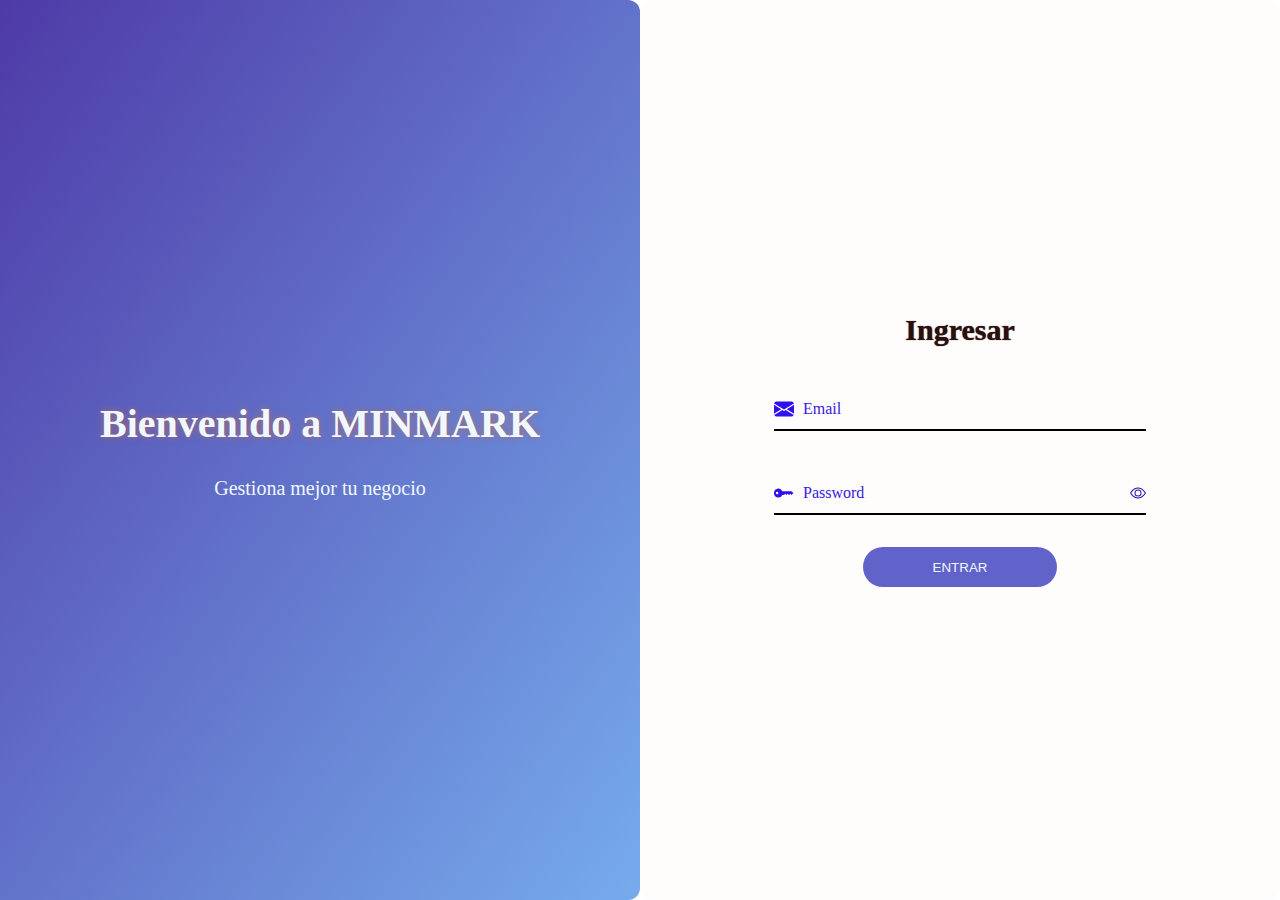
<file: index.html>
<!DOCTYPE html>
<html lang="en">

<head>
    <meta charset="UTF-8">
    <meta name="viewport" content="width=device-width, initial-scale=1.0">
    <link rel="stylesheet" href="./login/style.css">
    <title>Login MINMARK</title>
</head>

<body>
    <section class="loginSection">
        <div class="presentation">
            <p>Bienvenido a MINMARK</p>
            <p>Gestiona mejor tu negocio</p>
        </div>
        <form action="./home/index.html">
            <p>Ingresar</p>
            <div class="inp">
                <svg xmlns="http://www.w3.org/2000/svg" width="20" height="20" fill="currentColor"
                    class="bi bi-envelope-fill indic" viewBox="0 0 16 16">
                    <path
                        d="M.05 3.555A2 2 0 0 1 2 2h12a2 2 0 0 1 1.95 1.555L8 8.414.05 3.555ZM0 4.697v7.104l5.803-3.558L0 4.697ZM6.761 8.83l-6.57 4.027A2 2 0 0 0 2 14h12a2 2 0 0 0 1.808-1.144l-6.57-4.027L8 9.586l-1.239-.757Zm3.436-.586L16 11.801V4.697l-5.803 3.546Z" />
                </svg>
                <input class="inputForm" type="text" name="email" required pattern=".+" id="">
                <label for="email">Email</label>
            </div>
            <div class="inp">
                <svg xmlns="http://www.w3.org/2000/svg" width="20" height="20" fill="currentColor" class="bi bi-key-fill indic" viewBox="0 0 16 16">
                    <path d="M3.5 11.5a3.5 3.5 0 1 1 3.163-5H14L15.5 8 14 9.5l-1-1-1 1-1-1-1 1-1-1-1 1H6.663a3.5 3.5 0 0 1-3.163 2zM2.5 9a1 1 0 1 0 0-2 1 1 0 0 0 0 2z"/>
                </svg>
                <input id="inputForm_password" class="inputForm" type="password" required name="password" id="">
                <label for="password">Password</label>
                <svg xmlns="http://www.w3.org/2000/svg" width="16" height="16" fill="currentColor" class="bi bi-eye secretEye" viewBox="0 0 16 16">
                    <path d="M16 8s-3-5.5-8-5.5S0 8 0 8s3 5.5 8 5.5S16 8 16 8zM1.173 8a13.133 13.133 0 0 1 1.66-2.043C4.12 4.668 5.88 3.5 8 3.5c2.12 0 3.879 1.168 5.168 2.457A13.133 13.133 0 0 1 14.828 8c-.058.087-.122.183-.195.288-.335.48-.83 1.12-1.465 1.755C11.879 11.332 10.119 12.5 8 12.5c-2.12 0-3.879-1.168-5.168-2.457A13.134 13.134 0 0 1 1.172 8z"/>
                    <path d="M8 5.5a2.5 2.5 0 1 0 0 5 2.5 2.5 0 0 0 0-5zM4.5 8a3.5 3.5 0 1 1 7 0 3.5 3.5 0 0 1-7 0z"/>
                </svg>
                <svg style="display: none;" xmlns="http://www.w3.org/2000/svg" width="16" height="16" fill="currentColor" class="bi bi-eye-slash secretEye" viewBox="0 0 16 16">
                    <path d="M13.359 11.238C15.06 9.72 16 8 16 8s-3-5.5-8-5.5a7.028 7.028 0 0 0-2.79.588l.77.771A5.944 5.944 0 0 1 8 3.5c2.12 0 3.879 1.168 5.168 2.457A13.134 13.134 0 0 1 14.828 8c-.058.087-.122.183-.195.288-.335.48-.83 1.12-1.465 1.755-.165.165-.337.328-.517.486l.708.709z"/>
                    <path d="M11.297 9.176a3.5 3.5 0 0 0-4.474-4.474l.823.823a2.5 2.5 0 0 1 2.829 2.829l.822.822zm-2.943 1.299.822.822a3.5 3.5 0 0 1-4.474-4.474l.823.823a2.5 2.5 0 0 0 2.829 2.829z"/>
                    <path d="M3.35 5.47c-.18.16-.353.322-.518.487A13.134 13.134 0 0 0 1.172 8l.195.288c.335.48.83 1.12 1.465 1.755C4.121 11.332 5.881 12.5 8 12.5c.716 0 1.39-.133 2.02-.36l.77.772A7.029 7.029 0 0 1 8 13.5C3 13.5 0 8 0 8s.939-1.721 2.641-3.238l.708.709zm10.296 8.884-12-12 .708-.708 12 12-.708.708z"/>
                </svg>
            </div>
            <div class="buttons">
                <button>ENTRAR</button>
                <!-- <a href="">Crear cuenta</a> -->
            </div>
        </form>
    </section>
    <script src="./login/index.js"></script>
</body>
</html>
</file>
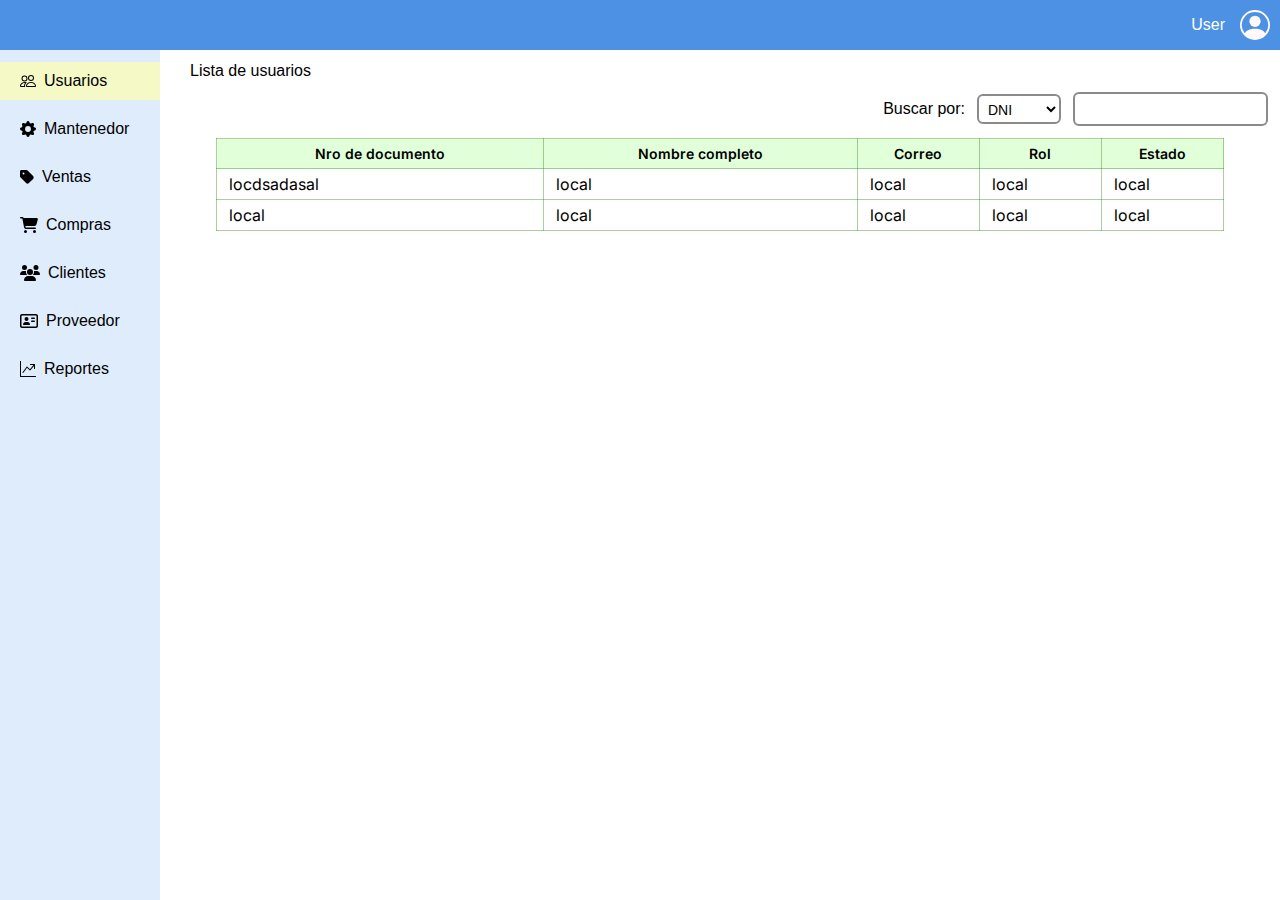
<file: home/index.html>
<!DOCTYPE html>
<html lang="en">

<head>
    <meta charset="UTF-8">
    <meta name="viewport" content="width=device-width, initial-scale=1.0">
    <link rel="stylesheet" href="style.css">
    <link rel="stylesheet" href="./style_mantenedor.css">
    <link rel="stylesheet" href="./style_navigation.css">
    <link rel="stylesheet" href="./style_mantenedor_categoria.css">
    <link rel="stylesheet" href="./component_input_style.css">
    <link rel="stylesheet" href="./component_button_style.css">
    <title>MINMARK</title>
</head>

<body>
    <header class="header">
        <a>User</a>
        <svg xmlns="http://www.w3.org/2000/svg" width="30" height="30" fill="currentColor" class="bi bi-person-circle"
            viewBox="0 0 16 16">
            <path d="M11 6a3 3 0 1 1-6 0 3 3 0 0 1 6 0z" />
            <path fill-rule="evenodd"
                d="M0 8a8 8 0 1 1 16 0A8 8 0 0 1 0 8zm8-7a7 7 0 0 0-5.468 11.37C3.242 11.226 4.805 10 8 10s4.757 1.225 5.468 2.37A7 7 0 0 0 8 1z" />
        </svg>
    </header>
    <nav class="nav">
        <ul>
            <li>
                <a class="nav_options" onclick="viewChildrenNav(true, 'user')"><svg xmlns="http://www.w3.org/2000/svg"
                        height="1em" fill="currentColor" class="bi bi-people" viewBox="0 0 16 16">
                        <path
                            d="M15 14s1 0 1-1-1-4-5-4-5 3-5 4 1 1 1 1h8Zm-7.978-1A.261.261 0 0 1 7 12.996c.001-.264.167-1.03.76-1.72C8.312 10.629 9.282 10 11 10c1.717 0 2.687.63 3.24 1.276.593.69.758 1.457.76 1.72l-.008.002a.274.274 0 0 1-.014.002H7.022ZM11 7a2 2 0 1 0 0-4 2 2 0 0 0 0 4Zm3-2a3 3 0 1 1-6 0 3 3 0 0 1 6 0ZM6.936 9.28a5.88 5.88 0 0 0-1.23-.247A7.35 7.35 0 0 0 5 9c-4 0-5 3-5 4 0 .667.333 1 1 1h4.216A2.238 2.238 0 0 1 5 13c0-1.01.377-2.042 1.09-2.904.243-.294.526-.569.846-.816ZM4.92 10A5.493 5.493 0 0 0 4 13H1c0-.26.164-1.03.76-1.724.545-.636 1.492-1.256 3.16-1.275ZM1.5 5.5a3 3 0 1 1 6 0 3 3 0 0 1-6 0Zm3-2a2 2 0 1 0 0 4 2 2 0 0 0 0-4Z" />
                    </svg>Usuarios</a>
            </li>
            <!-- <li onclick="goNewSection('mantenedor')" class="nav_options"> -->
            <li>
                <a class="nav_options" onclick="viewChildrenNav()"><svg xmlns="http://www.w3.org/2000/svg" height="1em"
                        fill="currentColor" class="bi bi-gear-fill" viewBox="0 0 16 16">
                        <path
                            d="M9.405 1.05c-.413-1.4-2.397-1.4-2.81 0l-.1.34a1.464 1.464 0 0 1-2.105.872l-.31-.17c-1.283-.698-2.686.705-1.987 1.987l.169.311c.446.82.023 1.841-.872 2.105l-.34.1c-1.4.413-1.4 2.397 0 2.81l.34.1a1.464 1.464 0 0 1 .872 2.105l-.17.31c-.698 1.283.705 2.686 1.987 1.987l.311-.169a1.464 1.464 0 0 1 2.105.872l.1.34c.413 1.4 2.397 1.4 2.81 0l.1-.34a1.464 1.464 0 0 1 2.105-.872l.31.17c1.283.698 2.686-.705 1.987-1.987l-.169-.311a1.464 1.464 0 0 1 .872-2.105l.34-.1c1.4-.413 1.4-2.397 0-2.81l-.34-.1a1.464 1.464 0 0 1-.872-2.105l.17-.31c.698-1.283-.705-2.686-1.987-1.987l-.311.169a1.464 1.464 0 0 1-2.105-.872l-.1-.34zM8 10.93a2.929 2.929 0 1 1 0-5.86 2.929 2.929 0 0 1 0 5.858z" />
                    </svg>Mantenedor</a>
                <ul style="display: none;">
                    <li>
                        <a onclick="viewChildrenNav(true, 'mantenedor_categoria')" class="nav_options "><svg
                                xmlns="http://www.w3.org/2000/svg" height="1em" fill="currentColor" class="bi bi-tags"
                                viewBox="0 0 16 16">
                                <path
                                    d="M3 2v4.586l7 7L14.586 9l-7-7H3zM2 2a1 1 0 0 1 1-1h4.586a1 1 0 0 1 .707.293l7 7a1 1 0 0 1 0 1.414l-4.586 4.586a1 1 0 0 1-1.414 0l-7-7A1 1 0 0 1 2 6.586V2z" />
                                <path
                                    d="M5.5 5a.5.5 0 1 1 0-1 .5.5 0 0 1 0 1zm0 1a1.5 1.5 0 1 0 0-3 1.5 1.5 0 0 0 0 3zM1 7.086a1 1 0 0 0 .293.707L8.75 15.25l-.043.043a1 1 0 0 1-1.414 0l-7-7A1 1 0 0 1 0 7.586V3a1 1 0 0 1 1-1v5.086z" />
                            </svg>Categoría</a>
                    </li>
                    <li>
                        <a onclick="viewChildrenNav(true, 'user')" class="nav_options "><svg
                                xmlns="http://www.w3.org/2000/svg" height="1em" fill="currentColor"
                                class="bi bi-projector" viewBox="0 0 16 16">
                                <path
                                    d="M14 7.5a1.5 1.5 0 1 1-3 0 1.5 1.5 0 0 1 3 0ZM2.5 6a.5.5 0 0 0 0 1h4a.5.5 0 0 0 0-1h-4Zm0 2a.5.5 0 0 0 0 1h4a.5.5 0 0 0 0-1h-4Z" />
                                <path
                                    d="M0 6a2 2 0 0 1 2-2h12a2 2 0 0 1 2 2v3a2 2 0 0 1-2 2 1 1 0 0 1-1 1h-1a1 1 0 0 1-1-1H5a1 1 0 0 1-1 1H3a1 1 0 0 1-1-1 2 2 0 0 1-2-2V6Zm2-1a1 1 0 0 0-1 1v3a1 1 0 0 0 1 1h12a1 1 0 0 0 1-1V6a1 1 0 0 0-1-1H2Z" />
                            </svg>Productos</a>
                    </li>
                    <li>
                        <a onclick="viewChildrenNav(true, 'user')" class="nav_options "><svg
                                xmlns="http://www.w3.org/2000/svg" height="1em" fill="currentColor"
                                class="bi bi-buildings-fill" viewBox="0 0 16 16">
                                <path
                                    d="M15 .5a.5.5 0 0 0-.724-.447l-8 4A.5.5 0 0 0 6 4.5v3.14L.342 9.526A.5.5 0 0 0 0 10v5.5a.5.5 0 0 0 .5.5h9a.5.5 0 0 0 .5-.5V14h1v1.5a.5.5 0 0 0 .5.5h3a.5.5 0 0 0 .5-.5V.5ZM2 11h1v1H2v-1Zm2 0h1v1H4v-1Zm-1 2v1H2v-1h1Zm1 0h1v1H4v-1Zm9-10v1h-1V3h1ZM8 5h1v1H8V5Zm1 2v1H8V7h1ZM8 9h1v1H8V9Zm2 0h1v1h-1V9Zm-1 2v1H8v-1h1Zm1 0h1v1h-1v-1Zm3-2v1h-1V9h1Zm-1 2h1v1h-1v-1Zm-2-4h1v1h-1V7Zm3 0v1h-1V7h1Zm-2-2v1h-1V5h1Zm1 0h1v1h-1V5Z" />
                            </svg>Negocio</a>
                    </li>
                </ul>
            </li>
            <li>
                <a class="nav_options" onclick="viewChildrenNav(true, 'ventas')"><svg xmlns="http://www.w3.org/2000/svg"
                        height="1em" viewBox="0 0 448 512">
                        <path
                            d="M0 80V229.5c0 17 6.7 33.3 18.7 45.3l176 176c25 25 65.5 25 90.5 0L418.7 317.3c25-25 25-65.5 0-90.5l-176-176c-12-12-28.3-18.7-45.3-18.7H48C21.5 32 0 53.5 0 80zm112 32a32 32 0 1 1 0 64 32 32 0 1 1 0-64z" />
                    </svg>Ventas</a>
            </li>
            <li class="nav_options">
                <a><svg xmlns="http://www.w3.org/2000/svg" height="1em" viewBox="0 0 576 512">
                        <path
                            d="M0 24C0 10.7 10.7 0 24 0H69.5c22 0 41.5 12.8 50.6 32h411c26.3 0 45.5 25 38.6 50.4l-41 152.3c-8.5 31.4-37 53.3-69.5 53.3H170.7l5.4 28.5c2.2 11.3 12.1 19.5 23.6 19.5H488c13.3 0 24 10.7 24 24s-10.7 24-24 24H199.7c-34.6 0-64.3-24.6-70.7-58.5L77.4 54.5c-.7-3.8-4-6.5-7.9-6.5H24C10.7 48 0 37.3 0 24zM128 464a48 48 0 1 1 96 0 48 48 0 1 1 -96 0zm336-48a48 48 0 1 1 0 96 48 48 0 1 1 0-96z" />
                    </svg>
                    Compras</a>
            </li>
            <li>
                <a class="nav_options"><svg xmlns="http://www.w3.org/2000/svg" height="1em" viewBox="0 0 640 512">
                        <path
                            d="M144 0a80 80 0 1 1 0 160A80 80 0 1 1 144 0zM512 0a80 80 0 1 1 0 160A80 80 0 1 1 512 0zM0 298.7C0 239.8 47.8 192 106.7 192h42.7c15.9 0 31 3.5 44.6 9.7c-1.3 7.2-1.9 14.7-1.9 22.3c0 38.2 16.8 72.5 43.3 96c-.2 0-.4 0-.7 0H21.3C9.6 320 0 310.4 0 298.7zM405.3 320c-.2 0-.4 0-.7 0c26.6-23.5 43.3-57.8 43.3-96c0-7.6-.7-15-1.9-22.3c13.6-6.3 28.7-9.7 44.6-9.7h42.7C592.2 192 640 239.8 640 298.7c0 11.8-9.6 21.3-21.3 21.3H405.3zM224 224a96 96 0 1 1 192 0 96 96 0 1 1 -192 0zM128 485.3C128 411.7 187.7 352 261.3 352H378.7C452.3 352 512 411.7 512 485.3c0 14.7-11.9 26.7-26.7 26.7H154.7c-14.7 0-26.7-11.9-26.7-26.7z" />
                    </svg>
                    Clientes</a>
            </li>
            <li>
                <a class="nav_options"><svg xmlns="http://www.w3.org/2000/svg" height="1em" viewBox="0 0 576 512">
                        <path
                            d="M512 80c8.8 0 16 7.2 16 16V416c0 8.8-7.2 16-16 16H64c-8.8 0-16-7.2-16-16V96c0-8.8 7.2-16 16-16H512zM64 32C28.7 32 0 60.7 0 96V416c0 35.3 28.7 64 64 64H512c35.3 0 64-28.7 64-64V96c0-35.3-28.7-64-64-64H64zM208 256a64 64 0 1 0 0-128 64 64 0 1 0 0 128zm-32 32c-44.2 0-80 35.8-80 80c0 8.8 7.2 16 16 16H304c8.8 0 16-7.2 16-16c0-44.2-35.8-80-80-80H176zM376 144c-13.3 0-24 10.7-24 24s10.7 24 24 24h80c13.3 0 24-10.7 24-24s-10.7-24-24-24H376zm0 96c-13.3 0-24 10.7-24 24s10.7 24 24 24h80c13.3 0 24-10.7 24-24s-10.7-24-24-24H376z" />
                    </svg>Proveedor</a>
            </li>
            <li>
                <a onclick="viewChildrenNav()" class="nav_options"><svg xmlns="http://www.w3.org/2000/svg" height="1em"
                        fill="currentColor" class="bi bi-graph-up-arrow" viewBox="0 0 16 16">
                        <path fill-rule="evenodd"
                            d="M0 0h1v15h15v1H0V0Zm10 3.5a.5.5 0 0 1 .5-.5h4a.5.5 0 0 1 .5.5v4a.5.5 0 0 1-1 0V4.9l-3.613 4.417a.5.5 0 0 1-.74.037L7.06 6.767l-3.656 5.027a.5.5 0 0 1-.808-.588l4-5.5a.5.5 0 0 1 .758-.06l2.609 2.61L13.445 4H10.5a.5.5 0 0 1-.5-.5Z" />
                    </svg>Reportes</a>

                <ul style="display: none;">
                    <li>
                        <a onclick="viewChildrenNav(true, 'user')" class="nav_options "><svg
                                xmlns="http://www.w3.org/2000/svg" height="1em" fill="currentColor"
                                class="bi bi-gear-fill" viewBox="0 0 16 16">
                                <path
                                    d="M9.405 1.05c-.413-1.4-2.397-1.4-2.81 0l-.1.34a1.464 1.464 0 0 1-2.105.872l-.31-.17c-1.283-.698-2.686.705-1.987 1.987l.169.311c.446.82.023 1.841-.872 2.105l-.34.1c-1.4.413-1.4 2.397 0 2.81l.34.1a1.464 1.464 0 0 1 .872 2.105l-.17.31c-.698 1.283.705 2.686 1.987 1.987l.311-.169a1.464 1.464 0 0 1 2.105.872l.1.34c.413 1.4 2.397 1.4 2.81 0l.1-.34a1.464 1.464 0 0 1 2.105-.872l.31.17c1.283.698 2.686-.705 1.987-1.987l-.169-.311a1.464 1.464 0 0 1 .872-2.105l.34-.1c1.4-.413 1.4-2.397 0-2.81l-.34-.1a1.464 1.464 0 0 1-.872-2.105l.17-.31c.698-1.283-.705-2.686-1.987-1.987l-.311.169a1.464 1.464 0 0 1-2.105-.872l-.1-.34zM8 10.93a2.929 2.929 0 1 1 0-5.86 2.929 2.929 0 0 1 0 5.858z" />
                            </svg>Reporte ventas</a>
                    </li>
                    <li>
                        <a onclick="viewChildrenNav(true, 'user')" class="nav_options "><svg
                                xmlns="http://www.w3.org/2000/svg" height="1em" fill="currentColor"
                                class="bi bi-gear-fill" viewBox="0 0 16 16">
                                <path
                                    d="M9.405 1.05c-.413-1.4-2.397-1.4-2.81 0l-.1.34a1.464 1.464 0 0 1-2.105.872l-.31-.17c-1.283-.698-2.686.705-1.987 1.987l.169.311c.446.82.023 1.841-.872 2.105l-.34.1c-1.4.413-1.4 2.397 0 2.81l.34.1a1.464 1.464 0 0 1 .872 2.105l-.17.31c-.698 1.283.705 2.686 1.987 1.987l.311-.169a1.464 1.464 0 0 1 2.105.872l.1.34c.413 1.4 2.397 1.4 2.81 0l.1-.34a1.464 1.464 0 0 1 2.105-.872l.31.17c1.283.698 2.686-.705 1.987-1.987l-.169-.311a1.464 1.464 0 0 1 .872-2.105l.34-.1c1.4-.413 1.4-2.397 0-2.81l-.34-.1a1.464 1.464 0 0 1-.872-2.105l.17-.31c.698-1.283-.705-2.686-1.987-1.987l-.311.169a1.464 1.464 0 0 1-2.105-.872l-.1-.34zM8 10.93a2.929 2.929 0 1 1 0-5.86 2.929 2.929 0 0 1 0 5.858z" />
                            </svg>Reporte compras</a>
                    </li>
                </ul>
            </li>
        </ul>
    </nav>

    <div class="container">
        <section id="section_user" class="section_user sectionCamb" style="display: none;">
            <p>Lista de usuarios</p>
            <form class="form_search" action="">
                <p>Buscar por:</p>
                <select>
                    <option value="1">DNI</option>
                    <option value="2">Nombre</option>
                    <option value="3">Correo</option>
                    <option value="4">Rol</option>
                    <option value="5">Estado</option>
                </select>
                <input type="text" name="dni" id="">
            </form>
            <table>
                <thead>
                    <tr>
                        <td>Nro de documento</td>
                        <td>Nombre completo</td>
                        <td>Correo</td>
                        <td>Rol</td>
                        <td>Estado</td>
                    </tr>
                </thead>
                <tbody>
                    <tr onclick="viewDataClick('sectionUser_form_detailsUser', 'detailsUser', 'detailsUser__view')">
                        <td>locdsadasal</td>
                        <td>local</td>
                        <td>local</td>
                        <td>local</td>
                        <td>local</td>
                    </tr>
                    <tr onclick="viewDataClick('sectionUser_form_detailsUser', 'detailsUser', 'detailsUser__view')">
                        <td>local</td>
                        <td>local</td>
                        <td>local</td>
                        <td>local</td>
                        <td>local</td>
                    </tr>
                </tbody>
            </table>
            <form id="sectionUser_form_detailsUser" class="detailsUser">
                <svg onclick="viewDataClick('sectionUser_form_detailsUser', 'detailsUser', 'detailsUser__ocult' )"
                    xmlns="http://www.w3.org/2000/svg" width="30" height="30" fill="currentColor"
                    class="bi bi-x-octagon-fill closeDetailsUser" viewBox="0 0 16 16">
                    <path
                        d="M11.46.146A.5.5 0 0 0 11.107 0H4.893a.5.5 0 0 0-.353.146L.146 4.54A.5.5 0 0 0 0 4.893v6.214a.5.5 0 0 0 .146.353l4.394 4.394a.5.5 0 0 0 .353.146h6.214a.5.5 0 0 0 .353-.146l4.394-4.394a.5.5 0 0 0 .146-.353V4.893a.5.5 0 0 0-.146-.353L11.46.146zm-6.106 4.5L8 7.293l2.646-2.647a.5.5 0 0 1 .708.708L8.707 8l2.647 2.646a.5.5 0 0 1-.708.708L8 8.707l-2.646 2.647a.5.5 0 0 1-.708-.708L7.293 8 4.646 5.354a.5.5 0 1 1 .708-.708z" />
                </svg>
                <div class="input">
                    <svg xmlns="http://www.w3.org/2000/svg" width="16" height="16" fill="currentColor"
                        class="bi bi-123 indic" viewBox="0 0 16 16">
                        <path
                            d="M2.873 11.297V4.142H1.699L0 5.379v1.137l1.64-1.18h.06v5.961h1.174Zm3.213-5.09v-.063c0-.618.44-1.169 1.196-1.169.676 0 1.174.44 1.174 1.106 0 .624-.42 1.101-.807 1.526L4.99 10.553v.744h4.78v-.99H6.643v-.069L8.41 8.252c.65-.724 1.237-1.332 1.237-2.27C9.646 4.849 8.723 4 7.308 4c-1.573 0-2.36 1.064-2.36 2.15v.057h1.138Zm6.559 1.883h.786c.823 0 1.374.481 1.379 1.179.01.707-.55 1.216-1.421 1.21-.77-.005-1.326-.419-1.379-.953h-1.095c.042 1.053.938 1.918 2.464 1.918 1.478 0 2.642-.839 2.62-2.144-.02-1.143-.922-1.651-1.551-1.714v-.063c.535-.09 1.347-.66 1.326-1.678-.026-1.053-.933-1.855-2.359-1.845-1.5.005-2.317.88-2.348 1.898h1.116c.032-.498.498-.944 1.206-.944.703 0 1.206.435 1.206 1.07.005.64-.504 1.106-1.2 1.106h-.75v.96Z" />
                    </svg>
                    <input class="inputForm" type="text" name="DNI" required pattern=".+" id="">
                    <label for="DNI">Número de documento</label>
                </div>
                <div class="input">
                    <svg xmlns="http://www.w3.org/2000/svg" width="16" height="16" fill="currentColor"
                        class="bi bi-fonts indic" viewBox="0 0 16 16">
                        <path
                            d="M12.258 3h-8.51l-.083 2.46h.479c.26-1.544.758-1.783 2.693-1.845l.424-.013v7.827c0 .663-.144.82-1.3.923v.52h4.082v-.52c-1.162-.103-1.306-.26-1.306-.923V3.602l.431.013c1.934.062 2.434.301 2.693 1.846h.479L12.258 3z" />
                    </svg>
                    <input class="inputForm" type="text" name="names" required pattern=".+" id="">
                    <label for="names">Nombre completo</label>
                </div>
                <div class="input">
                    <svg xmlns="http://www.w3.org/2000/svg" width="16" height="16" fill="currentColor"
                        class="bi bi-envelope indic" viewBox="0 0 16 16">
                        <path
                            d="M0 4a2 2 0 0 1 2-2h12a2 2 0 0 1 2 2v8a2 2 0 0 1-2 2H2a2 2 0 0 1-2-2V4Zm2-1a1 1 0 0 0-1 1v.217l7 4.2 7-4.2V4a1 1 0 0 0-1-1H2Zm13 2.383-4.708 2.825L15 11.105V5.383Zm-.034 6.876-5.64-3.471L8 9.583l-1.326-.795-5.64 3.47A1 1 0 0 0 2 13h12a1 1 0 0 0 .966-.741ZM1 11.105l4.708-2.897L1 5.383v5.722Z" />
                    </svg>
                    <input class="inputForm" type="text" name="email" required pattern=".+" id="">
                    <label for="email">Correo</label>
                </div>
                <div class="input">
                    <svg xmlns="http://www.w3.org/2000/svg" width="20" height="20" fill="currentColor"
                        class="bi bi-key-fill indic" viewBox="0 0 16 16">
                        <path
                            d="M3.5 11.5a3.5 3.5 0 1 1 3.163-5H14L15.5 8 14 9.5l-1-1-1 1-1-1-1 1-1-1-1 1H6.663a3.5 3.5 0 0 1-3.163 2zM2.5 9a1 1 0 1 0 0-2 1 1 0 0 0 0 2z" />
                    </svg>
                    <input id="inputForm_password" class="inputForm" type="password" required name="password" id="">
                    <label for="password">Password</label>
                    <svg xmlns="http://www.w3.org/2000/svg" width="16" height="16" fill="currentColor"
                        class="bi bi-eye secretEye" viewBox="0 0 16 16">
                        <path
                            d="M16 8s-3-5.5-8-5.5S0 8 0 8s3 5.5 8 5.5S16 8 16 8zM1.173 8a13.133 13.133 0 0 1 1.66-2.043C4.12 4.668 5.88 3.5 8 3.5c2.12 0 3.879 1.168 5.168 2.457A13.133 13.133 0 0 1 14.828 8c-.058.087-.122.183-.195.288-.335.48-.83 1.12-1.465 1.755C11.879 11.332 10.119 12.5 8 12.5c-2.12 0-3.879-1.168-5.168-2.457A13.134 13.134 0 0 1 1.172 8z" />
                        <path
                            d="M8 5.5a2.5 2.5 0 1 0 0 5 2.5 2.5 0 0 0 0-5zM4.5 8a3.5 3.5 0 1 1 7 0 3.5 3.5 0 0 1-7 0z" />
                    </svg>
                    <svg style="display: none;" xmlns="http://www.w3.org/2000/svg" width="16" height="16"
                        fill="currentColor" class="bi bi-eye-slash secretEye" viewBox="0 0 16 16">
                        <path
                            d="M13.359 11.238C15.06 9.72 16 8 16 8s-3-5.5-8-5.5a7.028 7.028 0 0 0-2.79.588l.77.771A5.944 5.944 0 0 1 8 3.5c2.12 0 3.879 1.168 5.168 2.457A13.134 13.134 0 0 1 14.828 8c-.058.087-.122.183-.195.288-.335.48-.83 1.12-1.465 1.755-.165.165-.337.328-.517.486l.708.709z" />
                        <path
                            d="M11.297 9.176a3.5 3.5 0 0 0-4.474-4.474l.823.823a2.5 2.5 0 0 1 2.829 2.829l.822.822zm-2.943 1.299.822.822a3.5 3.5 0 0 1-4.474-4.474l.823.823a2.5 2.5 0 0 0 2.829 2.829z" />
                        <path
                            d="M3.35 5.47c-.18.16-.353.322-.518.487A13.134 13.134 0 0 0 1.172 8l.195.288c.335.48.83 1.12 1.465 1.755C4.121 11.332 5.881 12.5 8 12.5c.716 0 1.39-.133 2.02-.36l.77.772A7.029 7.029 0 0 1 8 13.5C3 13.5 0 8 0 8s.939-1.721 2.641-3.238l.708.709zm10.296 8.884-12-12 .708-.708 12 12-.708.708z" />
                    </svg>
                </div>
                <div class="input">
                    <svg xmlns="http://www.w3.org/2000/svg" width="16" height="16" fill="currentColor"
                        class="bi bi-ui-radios indic" viewBox="0 0 16 16">
                        <path
                            d="M7 2.5a.5.5 0 0 1 .5-.5h7a.5.5 0 0 1 .5.5v1a.5.5 0 0 1-.5.5h-7a.5.5 0 0 1-.5-.5v-1zM0 12a3 3 0 1 1 6 0 3 3 0 0 1-6 0zm7-1.5a.5.5 0 0 1 .5-.5h7a.5.5 0 0 1 .5.5v1a.5.5 0 0 1-.5.5h-7a.5.5 0 0 1-.5-.5v-1zm0-5a.5.5 0 0 1 .5-.5h5a.5.5 0 0 1 0 1h-5a.5.5 0 0 1-.5-.5zm0 8a.5.5 0 0 1 .5-.5h5a.5.5 0 0 1 0 1h-5a.5.5 0 0 1-.5-.5zM3 1a3 3 0 1 0 0 6 3 3 0 0 0 0-6zm0 4.5a1.5 1.5 0 1 1 0-3 1.5 1.5 0 0 1 0 3z" />
                    </svg>
                    <input class="inputForm" type="text" name="rol" required pattern=".+" id="">
                    <label for="rol">Rol</label>
                </div>
                <div class="btns">
                    <button type="submit">
                        <svg xmlns="http://www.w3.org/2000/svg" width="16" height="16" fill="currentColor"
                            class="bi bi-floppy2" viewBox="0 0 16 16">
                            <path
                                d="M1.5 0h11.586a1.5 1.5 0 0 1 1.06.44l1.415 1.414A1.5 1.5 0 0 1 16 2.914V14.5a1.5 1.5 0 0 1-1.5 1.5h-13A1.5 1.5 0 0 1 0 14.5v-13A1.5 1.5 0 0 1 1.5 0ZM1 1.5v13a.5.5 0 0 0 .5.5H2v-4.5A1.5 1.5 0 0 1 3.5 9h9a1.5 1.5 0 0 1 1.5 1.5V15h.5a.5.5 0 0 0 .5-.5V2.914a.5.5 0 0 0-.146-.353l-1.415-1.415A.5.5 0 0 0 13.086 1H13v3.5A1.5 1.5 0 0 1 11.5 6h-7A1.5 1.5 0 0 1 3 4.5V1H1.5a.5.5 0 0 0-.5.5Zm9.5-.5a.5.5 0 0 0-.5.5v3a.5.5 0 0 0 .5.5h1a.5.5 0 0 0 .5-.5v-3a.5.5 0 0 0-.5-.5h-1Z" />
                        </svg>
                        <p>Guardar</p>
                    </button>
                    <button>
                        <svg xmlns="http://www.w3.org/2000/svg" width="16" height="16" fill="currentColor"
                            class="bi bi-recycle" viewBox="0 0 16 16">
                            <path
                                d="M9.302 1.256a1.5 1.5 0 0 0-2.604 0l-1.704 2.98a.5.5 0 0 0 .869.497l1.703-2.981a.5.5 0 0 1 .868 0l2.54 4.444-1.256-.337a.5.5 0 1 0-.26.966l2.415.647a.5.5 0 0 0 .613-.353l.647-2.415a.5.5 0 1 0-.966-.259l-.333 1.242-2.532-4.431zM2.973 7.773l-1.255.337a.5.5 0 1 1-.26-.966l2.416-.647a.5.5 0 0 1 .612.353l.647 2.415a.5.5 0 0 1-.966.259l-.333-1.242-2.545 4.454a.5.5 0 0 0 .434.748H5a.5.5 0 0 1 0 1H1.723A1.5 1.5 0 0 1 .421 12.24l2.552-4.467zm10.89 1.463a.5.5 0 1 0-.868.496l1.716 3.004a.5.5 0 0 1-.434.748h-5.57l.647-.646a.5.5 0 1 0-.708-.707l-1.5 1.5a.498.498 0 0 0 0 .707l1.5 1.5a.5.5 0 1 0 .708-.707l-.647-.647h5.57a1.5 1.5 0 0 0 1.302-2.244l-1.716-3.004z" />
                        </svg>
                        <p>Limpiar</p>
                    </button>
                    <button>
                        <svg xmlns="http://www.w3.org/2000/svg" width="16" height="16" fill="currentColor"
                            class="bi bi-trash" viewBox="0 0 16 16">
                            <path
                                d="M5.5 5.5A.5.5 0 0 1 6 6v6a.5.5 0 0 1-1 0V6a.5.5 0 0 1 .5-.5Zm2.5 0a.5.5 0 0 1 .5.5v6a.5.5 0 0 1-1 0V6a.5.5 0 0 1 .5-.5Zm3 .5a.5.5 0 0 0-1 0v6a.5.5 0 0 0 1 0V6Z" />
                            <path
                                d="M14.5 3a1 1 0 0 1-1 1H13v9a2 2 0 0 1-2 2H5a2 2 0 0 1-2-2V4h-.5a1 1 0 0 1-1-1V2a1 1 0 0 1 1-1H6a1 1 0 0 1 1-1h2a1 1 0 0 1 1 1h3.5a1 1 0 0 1 1 1v1ZM4.118 4 4 4.059V13a1 1 0 0 0 1 1h6a1 1 0 0 0 1-1V4.059L11.882 4H4.118ZM2.5 3h11V2h-11v1Z" />
                        </svg>
                        <p>Eliminar</p>
                    </button>
                </div>
            </form>
        </section>
        <section id="section_mantenedor" class="section_mantenedor sectionCamb" style="display: none;">
        </section>
        <section id="section_mantenedor_categoria" class="section_mantenedor_categoria sectionCamb">
            <table>
                <thead>
                    <tr>
                        <td>Descripción</td>
                        <td>Estado</td>
                    </tr>
                </thead>
                <tbody>
                    <!-- appendOrEdit__desactive -->
                    <tr
                        onclick="viewDataClick('appendOrEditMantenedorCategory', 'appendOrEdit', 'appendOrEdit__active')">
                        <td>locdsadasals</td>
                        <td>local</td>
                    </tr>
                    <tr
                        onclick="viewDataClick('appendOrEditMantenedorCategory', 'appendOrEdit', 'appendOrEdit__active')">
                        <td>locdsadasal</td>
                        <td>local</td>
                    </tr>
                    <tr
                        onclick="viewDataClick('appendOrEditMantenedorCategory', 'appendOrEdit', 'appendOrEdit__active')">
                        <td>locdsadasal</td>
                        <td>local</td>
                    </tr>
                    <tr
                        onclick="viewDataClick('appendOrEditMantenedorCategory', 'appendOrEdit', 'appendOrEdit__active')">
                        <td>locdsadasal</td>
                        <td>local</td>
                    </tr>
                    <tr
                        onclick="viewDataClick('appendOrEditMantenedorCategory', 'appendOrEdit', 'appendOrEdit__active')">
                        <td>locdsadasal</td>
                        <td>local</td>
                    </tr>
                    <tr
                        onclick="viewDataClick('appendOrEditMantenedorCategory', 'appendOrEdit', 'appendOrEdit__active')">
                        <td>locdsadasal</td>
                        <td>local</td>
                    </tr>
                    <tr
                        onclick="viewDataClick('appendOrEditMantenedorCategory', 'appendOrEdit', 'appendOrEdit__active')">
                        <td>locdsadasal</td>
                        <td>local</td>
                    </tr>
                </tbody>
            </table>

            <div id="appendOrEditMantenedorCategory" class="appendOrEdit appendOrEdit__desactive">
                <form action="">
                    <div class="inputsOptions ">

                        <svg onclick="viewDataClick('appendOrEditMantenedorCategory', 'appendOrEdit', 'appendOrEdit__desactive' )"
                            xmlns="http://www.w3.org/2000/svg" width="30" height="30" fill="currentColor"
                            class="bi bi-x-octagon-fill closeDetailsUser" viewBox="0 0 16 16">
                            <path
                                d="M11.46.146A.5.5 0 0 0 11.107 0H4.893a.5.5 0 0 0-.353.146L.146 4.54A.5.5 0 0 0 0 4.893v6.214a.5.5 0 0 0 .146.353l4.394 4.394a.5.5 0 0 0 .353.146h6.214a.5.5 0 0 0 .353-.146l4.394-4.394a.5.5 0 0 0 .146-.353V4.893a.5.5 0 0 0-.146-.353L11.46.146zm-6.106 4.5L8 7.293l2.646-2.647a.5.5 0 0 1 .708.708L8.707 8l2.647 2.646a.5.5 0 0 1-.708.708L8 8.707l-2.646 2.647a.5.5 0 0 1-.708-.708L7.293 8 4.646 5.354a.5.5 0 1 1 .708-.708z" />
                        </svg>

                        <div class="componentInput_text_Style_container">
                            <svg xmlns="http://www.w3.org/2000/svg" width="16" height="16" fill="currentColor"
                                class="bi bi-ui-radios indic" viewBox="0 0 16 16">
                                <path
                                    d="M7 2.5a.5.5 0 0 1 .5-.5h7a.5.5 0 0 1 .5.5v1a.5.5 0 0 1-.5.5h-7a.5.5 0 0 1-.5-.5v-1zM0 12a3 3 0 1 1 6 0 3 3 0 0 1-6 0zm7-1.5a.5.5 0 0 1 .5-.5h7a.5.5 0 0 1 .5.5v1a.5.5 0 0 1-.5.5h-7a.5.5 0 0 1-.5-.5v-1zm0-5a.5.5 0 0 1 .5-.5h5a.5.5 0 0 1 0 1h-5a.5.5 0 0 1-.5-.5zm0 8a.5.5 0 0 1 .5-.5h5a.5.5 0 0 1 0 1h-5a.5.5 0 0 1-.5-.5zM3 1a3 3 0 1 0 0 6 3 3 0 0 0 0-6zm0 4.5a1.5 1.5 0 1 1 0-3 1.5 1.5 0 0 1 0 3z" />
                            </svg>
                            <input class="inputForm" type="text" name="rol" required pattern=".+" id="">
                            <label for="rol">Descripción</label>
                        </div>
                        <div class="componentInput_checkbox_Style_container">
                            <svg xmlns="http://www.w3.org/2000/svg" width="16" height="16" fill="currentColor"
                                class="bi bi-ui-radios indic" viewBox="0 0 16 16">
                                <path
                                    d="M7 2.5a.5.5 0 0 1 .5-.5h7a.5.5 0 0 1 .5.5v1a.5.5 0 0 1-.5.5h-7a.5.5 0 0 1-.5-.5v-1zM0 12a3 3 0 1 1 6 0 3 3 0 0 1-6 0zm7-1.5a.5.5 0 0 1 .5-.5h7a.5.5 0 0 1 .5.5v1a.5.5 0 0 1-.5.5h-7a.5.5 0 0 1-.5-.5v-1zm0-5a.5.5 0 0 1 .5-.5h5a.5.5 0 0 1 0 1h-5a.5.5 0 0 1-.5-.5zm0 8a.5.5 0 0 1 .5-.5h5a.5.5 0 0 1 0 1h-5a.5.5 0 0 1-.5-.5zM3 1a3 3 0 1 0 0 6 3 3 0 0 0 0-6zm0 4.5a1.5 1.5 0 1 1 0-3 1.5 1.5 0 0 1 0 3z" />
                            </svg>
                            <p>Estado:</p>
                            <input type="checkbox" name="" id="">
                        </div>
                    </div>
                    <div class="buttons">
                        <button class="component_button_style" style="background-color: rgba(64, 64, 192, 0.822);">
                            <svg xmlns="http://www.w3.org/2000/svg" width="16" height="16" fill="currentColor"
                                class="bi bi-trash" viewBox="0 0 16 16">
                                <path
                                    d="M5.5 5.5A.5.5 0 0 1 6 6v6a.5.5 0 0 1-1 0V6a.5.5 0 0 1 .5-.5Zm2.5 0a.5.5 0 0 1 .5.5v6a.5.5 0 0 1-1 0V6a.5.5 0 0 1 .5-.5Zm3 .5a.5.5 0 0 0-1 0v6a.5.5 0 0 0 1 0V6Z" />
                                <path
                                    d="M14.5 3a1 1 0 0 1-1 1H13v9a2 2 0 0 1-2 2H5a2 2 0 0 1-2-2V4h-.5a1 1 0 0 1-1-1V2a1 1 0 0 1 1-1H6a1 1 0 0 1 1-1h2a1 1 0 0 1 1 1h3.5a1 1 0 0 1 1 1v1ZM4.118 4 4 4.059V13a1 1 0 0 0 1 1h6a1 1 0 0 0 1-1V4.059L11.882 4H4.118ZM2.5 3h11V2h-11v1Z" />
                            </svg>
                            <p>Agregar</p>
                        </button>
                        <button class="component_button_style" style="background-color: rgba(69, 175, 20, 0.822);">
                            <svg xmlns="http://www.w3.org/2000/svg" width="16" height="16" fill="currentColor"
                                class="bi bi-trash" viewBox="0 0 16 16">
                                <path
                                    d="M5.5 5.5A.5.5 0 0 1 6 6v6a.5.5 0 0 1-1 0V6a.5.5 0 0 1 .5-.5Zm2.5 0a.5.5 0 0 1 .5.5v6a.5.5 0 0 1-1 0V6a.5.5 0 0 1 .5-.5Zm3 .5a.5.5 0 0 0-1 0v6a.5.5 0 0 0 1 0V6Z" />
                                <path
                                    d="M14.5 3a1 1 0 0 1-1 1H13v9a2 2 0 0 1-2 2H5a2 2 0 0 1-2-2V4h-.5a1 1 0 0 1-1-1V2a1 1 0 0 1 1-1H6a1 1 0 0 1 1-1h2a1 1 0 0 1 1 1h3.5a1 1 0 0 1 1 1v1ZM4.118 4 4 4.059V13a1 1 0 0 0 1 1h6a1 1 0 0 0 1-1V4.059L11.882 4H4.118ZM2.5 3h11V2h-11v1Z" />
                            </svg>
                            <p>Editar</p>
                        </button>
                        <button class="component_button_style" style="background-color: rgba(204, 37, 37, 0.822);">
                            <svg xmlns="http://www.w3.org/2000/svg" width="16" height="16" fill="currentColor"
                                class="bi bi-trash" viewBox="0 0 16 16">
                                <path
                                    d="M5.5 5.5A.5.5 0 0 1 6 6v6a.5.5 0 0 1-1 0V6a.5.5 0 0 1 .5-.5Zm2.5 0a.5.5 0 0 1 .5.5v6a.5.5 0 0 1-1 0V6a.5.5 0 0 1 .5-.5Zm3 .5a.5.5 0 0 0-1 0v6a.5.5 0 0 0 1 0V6Z" />
                                <path
                                    d="M14.5 3a1 1 0 0 1-1 1H13v9a2 2 0 0 1-2 2H5a2 2 0 0 1-2-2V4h-.5a1 1 0 0 1-1-1V2a1 1 0 0 1 1-1H6a1 1 0 0 1 1-1h2a1 1 0 0 1 1 1h3.5a1 1 0 0 1 1 1v1ZM4.118 4 4 4.059V13a1 1 0 0 0 1 1h6a1 1 0 0 0 1-1V4.059L11.882 4H4.118ZM2.5 3h11V2h-11v1Z" />
                            </svg>
                            <p>Eliminar</p>
                        </button>
                    </div>
                </form>
            </div>
        </section>
        <section id="section_ventas" class="section_Ventas sectionCamb" style="display: none;">
            <p>Historial de ventas</p>
            <table>
                <thead>
                    <tr>
                        <td>Nombre</td>
                        <td>Precio</td>
                        <td>Cantidad</td>
                        <td>Sub total</td>
                    </tr>
                </thead>
                <tbody>
                    <tr>
                        <td>locdsadasals</td>
                        <td>local</td>
                        <td>local</td>
                        <td>local</td>
                    </tr>
                    <tr>
                        <td>locdsadasal</td>
                        <td>local</td>
                        <td>local</td>
                        <td>local</td>
                    </tr>
                    <tr>
                        <td>locdsadasal</td>
                        <td>local</td>
                        <td>local</td>
                        <td>local</td>
                    </tr>
                    <tr>
                        <td>locdsadasal</td>
                        <td>local</td>
                        <td>local</td>
                        <td>local</td>
                    </tr>
                    <tr>
                        <td>locdsadasal</td>
                        <td>local</td>
                        <td>local</td>
                        <td>local</td>
                    </tr>
                    <tr>
                        <td>locdsadasal</td>
                        <td>local</td>
                        <td>local</td>
                        <td>local</td>
                    </tr>
                    <tr>
                        <td>locdsadasal</td>
                        <td>local</td>
                        <td>local</td>
                        <td>local</td>
                    </tr>
                </tbody>
            </table>
        </section>

    </div>
    <script src="./index.js"></script>
    <script src="./routes.js"></script>
</body>

</html>
</file>
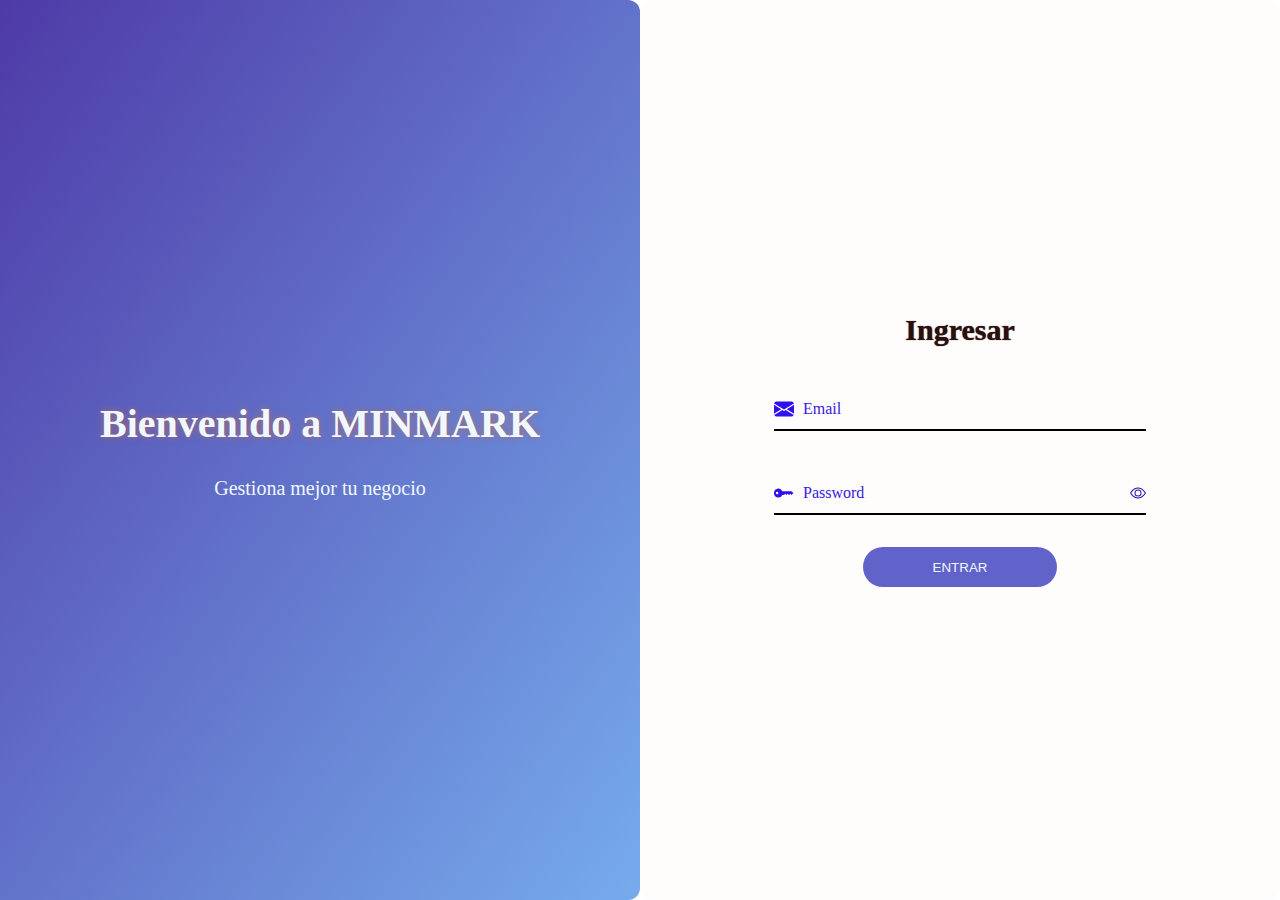
<file: login/index.html>
<!DOCTYPE html>
<html lang="en">

<head>
    <meta charset="UTF-8">
    <meta name="viewport" content="width=device-width, initial-scale=1.0">
    <link rel="stylesheet" href="./style.css">
    <title>Login MINMARK</title>
</head>

<body>
    <section class="loginSection">
        <div class="presentation">
            <p>Bienvenido a MINMARK</p>
            <p>Gestiona mejor tu negocio</p>
        </div>
        <form action="./../home/index.html">
            <p>Ingresar</p>
            <div class="inp">
                <svg xmlns="http://www.w3.org/2000/svg" width="20" height="20" fill="currentColor"
                    class="bi bi-envelope-fill indic" viewBox="0 0 16 16">
                    <path
                        d="M.05 3.555A2 2 0 0 1 2 2h12a2 2 0 0 1 1.95 1.555L8 8.414.05 3.555ZM0 4.697v7.104l5.803-3.558L0 4.697ZM6.761 8.83l-6.57 4.027A2 2 0 0 0 2 14h12a2 2 0 0 0 1.808-1.144l-6.57-4.027L8 9.586l-1.239-.757Zm3.436-.586L16 11.801V4.697l-5.803 3.546Z" />
                </svg>
                <input class="inputForm" type="text" name="email" required pattern=".+" id="">
                <label for="email">Email</label>
            </div>
            <div class="inp">
                <svg xmlns="http://www.w3.org/2000/svg" width="20" height="20" fill="currentColor" class="bi bi-key-fill indic" viewBox="0 0 16 16">
                    <path d="M3.5 11.5a3.5 3.5 0 1 1 3.163-5H14L15.5 8 14 9.5l-1-1-1 1-1-1-1 1-1-1-1 1H6.663a3.5 3.5 0 0 1-3.163 2zM2.5 9a1 1 0 1 0 0-2 1 1 0 0 0 0 2z"/>
                </svg>
                <input id="inputForm_password" class="inputForm" type="password" required name="password" id="">
                <label for="password">Password</label>
                <svg xmlns="http://www.w3.org/2000/svg" width="16" height="16" fill="currentColor" class="bi bi-eye secretEye" viewBox="0 0 16 16">
                    <path d="M16 8s-3-5.5-8-5.5S0 8 0 8s3 5.5 8 5.5S16 8 16 8zM1.173 8a13.133 13.133 0 0 1 1.66-2.043C4.12 4.668 5.88 3.5 8 3.5c2.12 0 3.879 1.168 5.168 2.457A13.133 13.133 0 0 1 14.828 8c-.058.087-.122.183-.195.288-.335.48-.83 1.12-1.465 1.755C11.879 11.332 10.119 12.5 8 12.5c-2.12 0-3.879-1.168-5.168-2.457A13.134 13.134 0 0 1 1.172 8z"/>
                    <path d="M8 5.5a2.5 2.5 0 1 0 0 5 2.5 2.5 0 0 0 0-5zM4.5 8a3.5 3.5 0 1 1 7 0 3.5 3.5 0 0 1-7 0z"/>
                </svg>
                <svg style="display: none;" xmlns="http://www.w3.org/2000/svg" width="16" height="16" fill="currentColor" class="bi bi-eye-slash secretEye" viewBox="0 0 16 16">
                    <path d="M13.359 11.238C15.06 9.72 16 8 16 8s-3-5.5-8-5.5a7.028 7.028 0 0 0-2.79.588l.77.771A5.944 5.944 0 0 1 8 3.5c2.12 0 3.879 1.168 5.168 2.457A13.134 13.134 0 0 1 14.828 8c-.058.087-.122.183-.195.288-.335.48-.83 1.12-1.465 1.755-.165.165-.337.328-.517.486l.708.709z"/>
                    <path d="M11.297 9.176a3.5 3.5 0 0 0-4.474-4.474l.823.823a2.5 2.5 0 0 1 2.829 2.829l.822.822zm-2.943 1.299.822.822a3.5 3.5 0 0 1-4.474-4.474l.823.823a2.5 2.5 0 0 0 2.829 2.829z"/>
                    <path d="M3.35 5.47c-.18.16-.353.322-.518.487A13.134 13.134 0 0 0 1.172 8l.195.288c.335.48.83 1.12 1.465 1.755C4.121 11.332 5.881 12.5 8 12.5c.716 0 1.39-.133 2.02-.36l.77.772A7.029 7.029 0 0 1 8 13.5C3 13.5 0 8 0 8s.939-1.721 2.641-3.238l.708.709zm10.296 8.884-12-12 .708-.708 12 12-.708.708z"/>
                </svg>
            </div>
            <div class="buttons">
                <button>ENTRAR</button>
                <!-- <a href="">Crear cuenta</a> -->
            </div>
        </form>
    </section>
    <script src="./index.js"></script>
</body>
</html>
</file>
<file: login/style.css>
*{
    margin: 0;
    padding: 0;
}


section.loginSection{
    min-width: 100%;
    min-height: 100vh;
    display: grid;
    grid-template-columns: 1fr 1fr;
}
section.loginSection>div.presentation{
    background: linear-gradient(to bottom right, rgb(78, 58, 167),#76abec);
    border-radius: 0 12px 12px 0;
    color: aliceblue;
    display: flex;
    flex-direction: column;
}
section.loginSection>div.presentation{
    align-items: center;
    justify-content: center;
    padding: 0 20px;
    text-align: center;
    gap: 30px;
}
section.loginSection>div.presentation>p:nth-child(1){
    font-size: 40px;
    text-shadow: 0 0 6px #a86c6c;
    font-weight: bolder;
}
section.loginSection>div.presentation>p:nth-child(2){
    font-size: 20px;
}
section.loginSection>form{
    background-color: rgba(212, 110, 42, 0.014);
    padding: 20px 10px;
    display: flex;
    flex-direction: column;
    gap: 12px;

    justify-content: center;
    align-items: center;
    border-radius: 12px;
}

section.loginSection>form>p{
    font-size: 30px;
    color: #2c1010;
    font-weight: bold;
    text-shadow: 0 0 1px #2c1010;
}
section.loginSection>form>div.inp{
    position: relative;
    display: flex;
    align-items: center;
    margin-top: 30px;


    border-bottom: 2px solid #000;
    min-width: 60%;
}
section.loginSection>form>div.inp>label{
    position: absolute;
    left: 29px;
    pointer-events: none;
    top: 11px;
    color: rgb(56, 27, 219);
}

section.loginSection>form>div.inp>svg.indic{
    color: rgb(49, 15, 240);
}
section.loginSection>form>div.inp>svg.secretEye{
    color: rgb(47, 11, 173);
    cursor: pointer;
}
section.loginSection>form>div.inp>svg.secretEye:hover{
    color: rgb(112, 92, 184);
    transition: all .5s;
}
section.loginSection>form>div.inp>input{
    all: unset;
    background:none;

    min-height: 40px;
    flex: 1;
    padding: 0 11px;
}

/* section.loginSection>form>div.inp>input.inputForm:not(:placeholder-shown)~label, */
section.loginSection>form>div.inp>input.inputForm:is(:focus, :valid)~label
{
    font-size: 12px;
    top: -6px !important;

    transition: all .5s ease;
}



section.loginSection>form>div.buttons
{
    margin-top: 20px;
    display: flex;
    flex-direction: column;
    text-align: center;
    gap: 15px;
}
section.loginSection>form>div.buttons>button
{
    min-height: 40px;
    padding: 12px 70px;
    border-radius: 50px;
    border: none;
    color: aliceblue;

    cursor: pointer;
    background-color: rgba(64, 64, 192, 0.822);
}
section.loginSection>form>div.buttons>button:hover{
    background-color: rgba(86, 86, 216, 0.822);
    transition: all .5s;
}
</file>
<file: home/style.css>
@import url('https://fonts.googleapis.com/css2?family=Inter&family=Open+Sans:wght@300&family=Roboto&display=swap');



section.section_Ventas>p:nth-child(1){
    margin: 12px 30px;
}
section.section_Ventas>table{
    border-collapse: collapse;
    width: 90%;
    margin: auto;
    
    border-radius: 20px;

    color: #000;
    font-family: 'Inter', sans-serif;
}
section.section_Ventas>table>thead{
    /* border: 1px solid #000; */
    height: 30px;
    text-align: center;
    
    
    font-size: 14px;
    font-weight: 600;
}
section.section_Ventas>table>thead>tr{
    border-radius: 12px;
    background-color: rgba(60, 255, 0, 0.151);
}

section.section_Ventas>table>thead>tr>td{
    border: 1px solid #21800460;
}
section.section_Ventas>table>tbody>tr{
    cursor: pointer;
}
section.section_Ventas>table>tbody>tr>td{
    padding-left: 12px;
    border: 1px solid #21800460;
    position: relative;
}





section.section_user>form.form_search{
    display: flex;
    gap: 12px;
    justify-content: end;
    align-items: center;
    padding-right: 12px;
    margin-bottom: 12px;
}
section.section_user>form.form_search>select{
    background: transparent;
   border: none;
   font-size: 14px;
   height: 30px;
   padding: 5px;
   border: 2px solid #2c2b2b8c;
   border-radius: 6px;
}
section.section_user>form.form_search>input{
    background: transparent;
   border: 2px solid #2c2b2b8c;
   border-radius: 6px;
   font-size: 14px;
   height: 30px;
   padding: 0 5px;

}


section.section_user{
    overflow: hidden;
}
section.section_user>form.detailsUser{
    background-color: rgba(255, 153, 0, 0.24);

    border-radius: 12px 12px 0 0;
    position: absolute;
    bottom: 0;
    right: -100%;
    /* left: var(--nav-width); */
    margin-left: var(--nav-width);
    /* display: flex; */
    display: none;
    flex-wrap: wrap;
    gap: 12px;
    padding: 20px 15px 60px 15px;
    justify-content: space-around;
    /* align-items: ; */

}
section.section_user>form.detailsUser>svg.closeDetailsUser{
    position: absolute;
    right: 10px;
    cursor: pointer;
}
section.section_user>form.detailsUser>svg.closeDetailsUser:hover{
    opacity: .8;
}
section.section_user>form.detailsUser__view{
    display: flex;
    animation: viewFormDetailsUser 2s forwards;
}
section.section_user>form.detailsUser__ocult{
    display: flex;
    right: -100%;
    transition: all 5s;
}
@keyframes viewFormDetailsUser {
    from{
        right: -100%;
    }
    to{
        right: 0;
    }
}



section.section_user>form.detailsUser>div.input>svg.indic{
    color: rgb(49, 15, 240);
}
section.section_user>form.detailsUser>div.input>svg.secretEye{
    color: rgb(47, 11, 173);
    cursor: pointer;
}
section.section_user>form.detailsUser>div.input>svg.secretEye:hover{
    color: rgb(112, 92, 184);
    transition: all .5s;
}

section.section_user>form.detailsUser>div.input{

    position: relative;
    display: flex;
    align-items: center;
    margin-top: 30px;


    border-bottom: 2px solid #000;
    min-width: 120px;
}
section.section_user>form.detailsUser>div.input>label{
    position: absolute;
    left: 29px;
    pointer-events: none;
    top: 11px;
    color: rgb(56, 27, 219);
}
section.section_user>form.detailsUser>div.input>input{
    all: unset;
    background:none;

    min-height: 40px;
    flex: 1;
    padding: 0 11px;
}
section.section_user>form.detailsUser>div.btns{
    position: absolute;
    bottom: 0;
    right: 0;
    display: flex;
    gap: 15px;
    padding: 12px;
    
}
section.section_user>form.detailsUser>div.btns>button{
    display: flex;
    gap: 12px;
    border: none;
    cursor: pointer;
    padding: 12px 15px;
    border-radius: 50px;
    color: aliceblue;

}
section.section_user>form.detailsUser>div.btns>button:nth-child(1){
    background-color: rgba(64, 64, 192, 0.822);
}
section.section_user>form.detailsUser>div.btns>button:nth-child(2){
    background-color: rgba(69, 175, 20, 0.822);
}
section.section_user>form.detailsUser>div.btns>button:nth-child(3){
    background-color: rgba(204, 37, 37, 0.822);
}
section.section_user>form.detailsUser>div.btns>button:hover{
    opacity: .8;
}

section.section_user>form.detailsUser>div.input>input.inputForm:is(:focus, :valid)~label
{
    font-size: 12px;
    top: -6px !important;

    transition: all .5s ease;
}












section.section_user>p:nth-child(1){
    margin: 12px 30px;
}
section.section_user>table{
    border-collapse: collapse;
    width: 90%;
    margin: auto;
    
    border-radius: 20px;

    color: #000;
    font-family: 'Inter', sans-serif;
}
section.section_user>table>thead{
    /* border: 1px solid #000; */
    height: 30px;
    text-align: center;
    
    
    font-size: 14px;
    font-weight: 600;
}
section.section_user>table>thead>tr{
    border-radius: 12px;
    background-color: rgba(60, 255, 0, 0.151);
}

section.section_user>table>thead>tr>td{
    border: 1px solid #21800460;
}
section.section_user>table>tbody>tr{
    cursor: pointer;
}
section.section_user>table>tbody>tr:hover{
    background-color: rgba(192, 212, 238, 0.452);
}
section.section_user>table>tbody>tr>td{
    padding: 5px 0;
    padding-left: 12px;
    border: 1px solid #21800460;
}
</file>
<file: home/style_mantenedor.css>
section.section_mantenedor{
    background-color: red;
    
}
</file>
<file: home/style_navigation.css>
* {
    margin: 0;
    padding: 0;
}
:root {
    --header-height: 50px;
    --nav-width: 10rem;
}

body {
    margin: 0;
    padding: 0;
    font-family: Arial, sans-serif;
    max-width: 100%;
    max-height: 100%;
    display: flex;
    overflow: hidden;
}

header {
    background-color: #4d91e4;
    height: var(--header-height);
    display: flex;
    padding-right: 10px;

    gap: 15px;
    align-items: center;
    justify-content: end;
    position: absolute;
    left: 0;
    right: 0;
}

.header a {
    color: #fff;
    text-decoration: none;
    display: block;
}
.header svg {
    color: #fff9f9;
    text-decoration: none;
    display: block;
}

nav {
    width: var(--nav-width);
    background-color: #dfecfc;
    color: #000;
    height: calc(100vh - 50px);
    position: absolute;
    animation: nav_mostrar 2s forwards;
    transition: left 1s forwards;

    margin-top: 50px;
    overflow-y: auto;
}
@keyframes nav_mostrar {
    from{
        left: -11rem;
    }
    to{
        
        left: 0rem;
    }
}

ul {
    list-style: none;
    padding: 0;
    display: flex;
    flex-direction: column;
    gap: 10px;
    padding-top: 12px;
    overflow: hidden;
}

li {
    display: flex;
    cursor: pointer;
}

ul li svg {
    margin-right: 8px;
    height: 1em;
    pointer-events: none;
}
ul li a {
    /* pointer-events: none; */
}

a {

    color: #000;
    text-decoration: none;
    align-items: center;
}

nav>ul>li:hover {
    background-color: #fff;
}

main {
    flex: 1;
    padding: 20px;
}

body div.container{
    flex: 1;
    height: calc(100vh - var(--header-height));
    width: 100%;
    padding-top: var(--header-height);
    padding-left: var(--nav-width);
}

body>section{
    height: 100%;
    overflow-y: auto;
}


nav>ul>li a{
    display: flex;
    padding: 10px;
    padding-left: 20px;
    /* background-color: red; */
}
nav>ul>li{
    display: flex;
    flex-direction: column;
}
nav>ul>li>ul>li{
    /* background-color: red; */
    display: flex;
    align-items: center;
    gap: 0px;    
    padding-left: 20px;
}

nav>ul>li>ul>li>a:hover{
    background-color: rgba(166, 207, 17, 0.329) !important;
    border-radius: 4px;
    transition: all .5s;
    
}
</file>
<file: home/style_mantenedor_categoria.css>
section.section_mantenedor_categoria{
    /* background-color: red; */
    height: 100%;
    position: relative;
    overflow: hidden;
}

/* form */
section.section_mantenedor_categoria .appendOrEdit{
    background-color: rgb(239, 243, 207);
    position: absolute;
    width: 40%;
    bottom: 0;
    border-radius: 10px 10px 0 0;
    padding: 15px 15px;
}
/* append aparecer */
section.section_mantenedor_categoria .appendOrEdit__desactive{
    right: -100%;
    transition: all 2s;
}
section.section_mantenedor_categoria .appendOrEdit__active{
    right: 0;
    transition: all 2s;
}
.section_mantenedor_categoria form .componentInputStyle_container
{
    width: 300px;
}
section.section_mantenedor_categoria .appendOrEdit>form{
    display: flex;
    flex-direction: column;
    gap: 50px;
    
}
section.section_mantenedor_categoria .appendOrEdit>form>.inputsOptions{
    display: flex;
    flex-direction: column;
    gap: 40px;
    padding: 0 50px;
    padding-top: 80px;
    justify-content: center;
}
section.section_mantenedor_categoria .appendOrEdit>form>.inputsOptions>svg{
    position: absolute;
    right: 10px;
    top: 10px;
    cursor: pointer;
}
section.section_mantenedor_categoria .appendOrEdit>form>.inputsOptions>svg:hover{
    opacity: .8;
}
section.section_mantenedor_categoria .appendOrEdit>form>.inputsOptions>div:nth-child(2){
    margin: auto;
    
}
section.section_mantenedor_categoria .appendOrEdit>form>.buttons{
    display: flex;
    justify-content: center;
    gap: 40px;
}
/* end form */






/* Container */
section.section_mantenedor_categoria{
    padding-top: 12px;
}
section.section_mantenedor_categoria table{
    border-collapse: collapse;
    width: 90%;
    margin: auto;
    
    border-radius: 20px;

    color: #000;
    font-family: 'Inter', sans-serif;
}
section.section_mantenedor_categoria  table>thead{
    /* border: 1px solid #000; */
    height: 30px;
    text-align: center;
    
    
    font-size: 14px;
    font-weight: 600;
}
section.section_mantenedor_categoria table>thead>tr{
    border-radius: 12px;
    background-color: rgba(60, 255, 0, 0.151);
}

section.section_mantenedor_categoria table>thead>tr>td{
    border: 1px solid #21800460;
}
section.section_mantenedor_categoria table>tbody>tr{
    cursor: pointer;
}
section.section_mantenedor_categoria table>tbody>tr:hover{
    background-color: rgba(192, 212, 238, 0.452);
}
section.section_mantenedor_categoria table>tbody>tr>td{
    padding: 5px 0;
    padding-left: 12px;
    border: 1px solid #21800460;
}


/* END Container */
</file>
<file: home/component_input_style.css>
/* Input text */
section div.componentInput_text_Style_container {

    position: relative;
    display: flex;
    align-items: center;
    margin-top: 30px;


    border-bottom: 2px solid #000;
    min-width: 120px;
}

section div.componentInput_text_Style_container>svg.indic {
    color: rgb(49, 15, 240);
}

section div.componentInput_text_Style_container>svg.secretEye {
    color: rgb(47, 11, 173);
    cursor: pointer;
}

section div.componentInput_text_Style_container>svg.secretEye:hover {
    color: rgb(112, 92, 184);
    transition: all .5s;
}




section div.componentInput_text_Style_container>label {
    position: absolute;
    left: 29px;
    pointer-events: none;
    top: 11px;
    color: rgb(56, 27, 219);
}

section div.componentInput_text_Style_container>input {
    all: unset;
    background: none;

    min-height: 40px;
    flex: 1;
    padding: 0 11px;
}

section div.componentInput_text_Style_container>input.inputForm:is(:focus, :valid)~label {
    font-size: 12px;
    top: -6px !important;

    transition: all .5s ease;
}




/* END Input text */


/* Input checkbox */
:root {
    --componentInput_checkbox_Style_container__width: 60px;
    --componentInput_checkbox_Style_container__height: 30px;
}

.componentInput_checkbox_Style_container {
    display: flex;
    gap: 14px;
    color: rgb(30, 30, 228);

    display: flex;
    align-items: center;
    justify-content: center;
    padding-right: 50px;
}


.componentInput_checkbox_Style_container>p {
    font-weight: bolder;
}

.componentInput_checkbox_Style_container>input {
    background-color: red;
    position: relative;
    transform: translateX(10px);
    transform: translateY(-8px);
}

.componentInput_checkbox_Style_container>input::before {
    content: "";
    width: var(--componentInput_checkbox_Style_container__width);
    height: var(--componentInput_checkbox_Style_container__height);
    background-color: rgb(176, 232, 236);
    display: block;
    border-radius: 50px;
    cursor: pointer;
    transform: translateX(-10px);
}

.componentInput_checkbox_Style_container>input:after {
    transform: translateX(-10px);
    cursor: pointer;
    content: "";
    width: var(--componentInput_checkbox_Style_container__height);
    height: var(--componentInput_checkbox_Style_container__height);
    background-color: green;
    display: block;
    border-radius: 50%;
    position: absolute;
    top: 0px;
    /* transform: translateX(var(--componentInput_checkbox_Style_container__height)); */
}

.componentInput_checkbox_Style_container>input:checked::after {
    animation: componentInput_checkbox_Style_container__transitionActive .3s linear forwards;
    animation-fill-mode: forwards;
}

.componentInput_checkbox_Style_container>input:not(:checked)::after {

    animation: componentInput_checkbox_Style_container__transitionNoActive .3s ease forwards;
    animation-fill-mode: forwards;
}

@keyframes componentInput_checkbox_Style_container__transitionActive {
    from {
        transform: translateX(-var(--componentInput_checkbox_Style_container__height));
        background-color: rgb(255, 81, 0);
    }

    to {
        transform: translateX( calc(var(--componentInput_checkbox_Style_container__height) - 10px) );
        background-color: rgb(30, 255, 0);
    }
}

@keyframes componentInput_checkbox_Style_container__transitionNoActive {
    from {
        transform: translateX( calc(var(--componentInput_checkbox_Style_container__height) - 10px) );
        background-color: rgb(30, 255, 0);
    }

    to {
        transform: translateX(-var(--componentInput_checkbox_Style_container__height));
        background-color: rgb(255, 81, 0);
    }
}

/* END Input checkbox */
</file>
<file: home/component_button_style.css>
button.component_button_style{
    display: flex;
    gap: 12px;
    border: none;
    cursor: pointer;
    padding: 12px 15px;
    border-radius: 50px;
    color: aliceblue;
}
button.component_button_style:hover{
    opacity: .8;
}

/* section.section_user>form.detailsUser>div.btns>button:nth-child(1){
    background-color: rgba(64, 64, 192, 0.822);
}
section.section_user>form.detailsUser>div.btns>button:nth-child(2){
    background-color: rgba(69, 175, 20, 0.822);
}
section.section_user>form.detailsUser>div.btns>button:nth-child(3){
    background-color: rgba(204, 37, 37, 0.822);
} */
</file>
